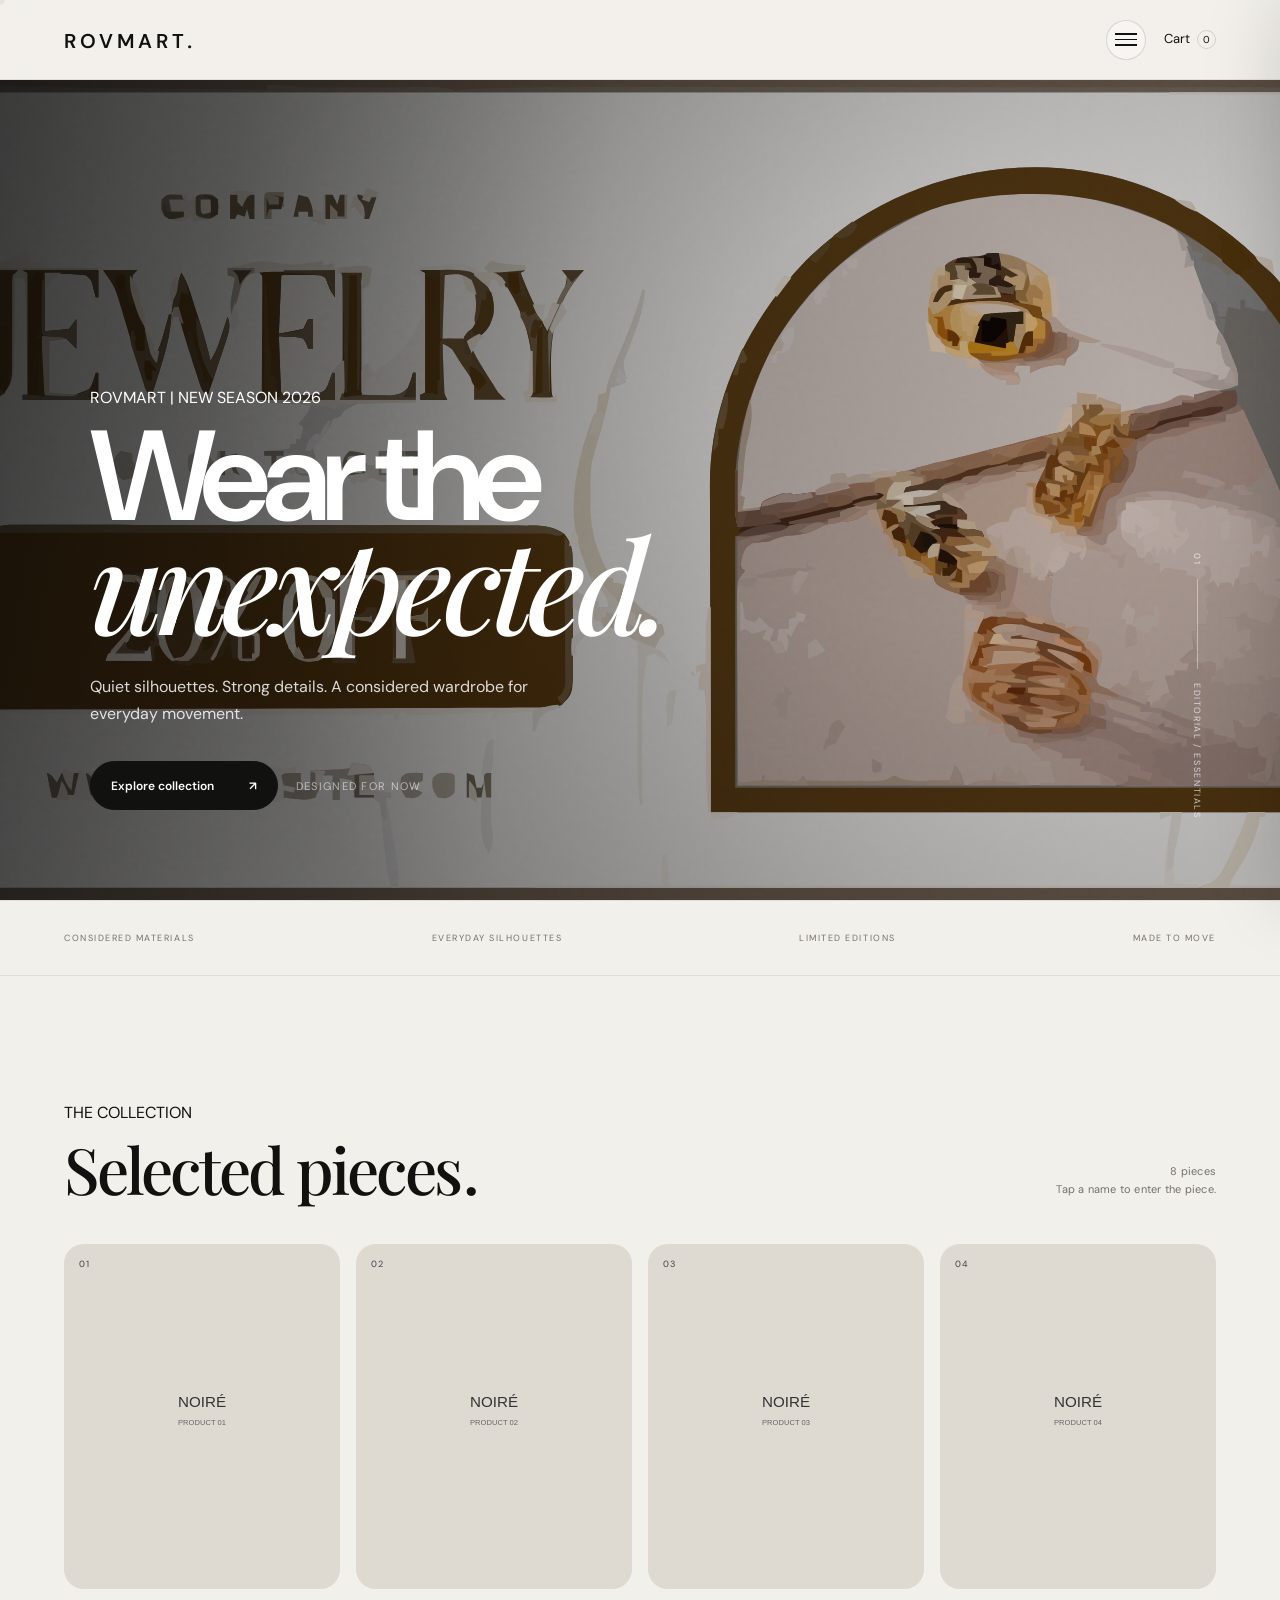
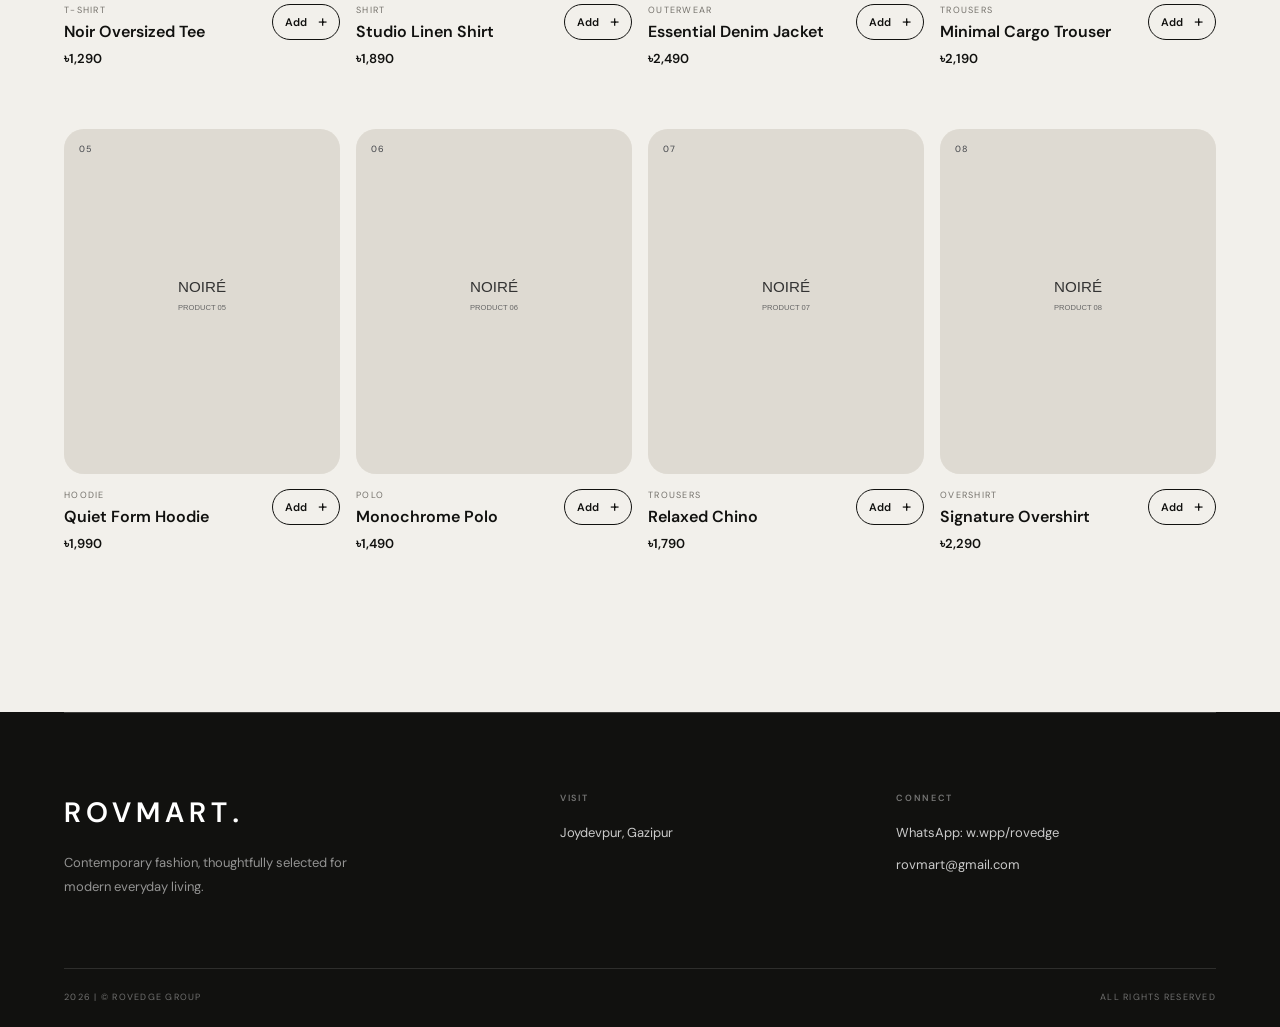
<file: index.html>
<!DOCTYPE html>
<html lang="en">
<head>
  <meta charset="UTF-8">
  <meta name="viewport" content="width=device-width, initial-scale=1.0">
  <meta name="description" content="Minimal editorial fashion store">
  <title>ROVMART — Fashion Store</title>
  <link rel="stylesheet" href="style.css">
</head>
<body>
 <header class="site-header">

  <a class="brand" href="index.html">
    ROVMART<span>.</span>
  </a>

  <div class="header-actions">

    <!-- CATEGORY MENU -->
    <button
      class="menu-toggle"
      id="menuToggle"
      type="button"
      aria-label="Open categories"
      aria-expanded="false"
      aria-controls="categoryMenu"
    >
      <span></span>
      <span></span>
      <span></span>
    </button>

    <!-- CART -->
    <button
      class="cart-link"
      id="cartLink"
      type="button"
      aria-label="Open cart"
    >
      Cart <span id="headerCartCount">0</span>
    </button>

  </div>

</header>


<!-- CATEGORY OVERLAY -->
<div
  id="categoryOverlay"
  class="category-overlay hidden">
</div>


<!-- CATEGORY SIDE MENU -->
<aside
  id="categoryMenu"
  class="category-menu"
  aria-hidden="true"
  aria-label="Product categories"
>

  <div class="category-menu-head">

    <div>
      <p class="eyebrow">
        BROWSE / COLLECTION
      </p>

      <h2>
        Categories<span>.</span>
      </h2>
    </div>

    <button
      class="icon-button"
      id="closeMenuBtn"
      type="button"
      aria-label="Close categories"
    >
      ×
    </button>

  </div>


  <!-- JavaScript will insert categories here -->
  <div
    id="categoryList"
    class="category-list">
  </div>

</aside>


  <main>
    <section class="hero">
      <div class="hero-noise" aria-hidden="true"></div>
      <div class="hero-content reveal">
        <p class="eyebrow">ROVMART | NEW SEASON 2026</p>
        <h1>Wear the<br><em>unexpected.</em></h1>
        <p class="hero-copy">Quiet silhouettes. Strong details. A considered wardrobe for everyday movement.</p>
        <div class="hero-actions">
          <a class="button button-dark" href="#shop">Explore collection <span>↗</span></a>
          <span class="hero-note">Designed for now</span>
        </div>
      </div>
      <div class="hero-side reveal" aria-hidden="true"><span>01</span><span class="hero-line"></span><span>EDITORIAL / ESSENTIALS</span></div>
    </section>
    <section class="brand-strip"><span>CONSIDERED MATERIALS</span><span>EVERYDAY SILHOUETTES</span><span>LIMITED EDITIONS</span><span>MADE TO MOVE</span></section>

    <section class="shop-section" id="shop">
      <div class="section-head reveal">
        <div><p class="eyebrow">THE COLLECTION</p><h2>Selected pieces<span>.</span></h2></div>
        <div class="section-side-note"><p id="productCount" class="muted"></p><p class="muted">Tap a name to enter the piece.</p></div>
      </div>
      <div id="productGrid" class="product-grid" aria-live="polite"></div>
    </section>
  </main>

  <div id="floatingCart" class="floating-cart hidden">
    <div>
      <strong><span id="floatingQuantity">0</span> item(s)</strong>
      <span class="floating-total" id="floatingTotal">৳0</span>
    </div>
    <button class="button button-light" id="confirmOrderBtn" type="button">Confirm order</button>
  </div>

  <div id="cartDrawer" class="drawer-backdrop hidden" aria-hidden="true">
    <aside class="drawer" role="dialog" aria-modal="true" aria-labelledby="cartTitle">
      <div class="drawer-head">
        <h2 id="cartTitle">Your cart</h2>
        <button class="icon-button" id="closeCartBtn" type="button" aria-label="Close cart">×</button>
      </div>
      <div id="cartItems" class="cart-items"></div>
      <div class="drawer-footer">
        <div class="summary-row"><span>Total</span><strong id="drawerTotal">৳0</strong></div>
        <button class="button button-dark full" id="drawerConfirmBtn" type="button">Confirm order</button>
      </div>
    </aside>
  </div>

  <div id="orderModal" class="modal-backdrop hidden" aria-hidden="true">
    <section class="order-modal" role="dialog" aria-modal="true" aria-labelledby="orderTitle">
      <button class="modal-close icon-button" id="closeOrderBtn" type="button" aria-label="Close order form">×</button>
      <div id="orderContent">
        <p class="eyebrow">CHECKOUT</p>
        <h2 id="orderTitle">Complete your order</h2>
        <div id="orderSummary" class="order-summary"></div>

        <form id="orderForm" novalidate>
          <div class="field">
            <label for="customerName">Full name *</label>
            <input id="customerName" name="customerName" autocomplete="name" required>
            <small class="error" id="customerNameError"></small>
          </div>
          <div class="field">
            <label for="phone">Phone number *</label>
            <input id="phone" name="phone" inputmode="tel" autocomplete="tel" placeholder="01XXXXXXXXX" required>
            <small class="error" id="phoneError"></small>
          </div>
          <div class="field">
            <label for="address">Delivery address *</label>
            <textarea id="address" name="address" rows="4" autocomplete="street-address" required></textarea>
            <small class="error" id="addressError"></small>
          </div>
          <div class="field">
            <label for="note">Additional note <span>(optional)</span></label>
            <textarea id="note" name="note" rows="2"></textarea>
          </div>
          <button class="button button-dark full" id="submitOrderBtn" type="submit">Submit order</button>
          <p id="formMessage" class="form-message" role="alert"></p>
        </form>
      </div>
    </section>
  </div>

  <div id="cursorDot" class="cursor-dot" aria-hidden="true"></div>


  <footer class="site-footer"> 
    <div class="footer-main"> 
    <div class="footer-brand"> 
    <a href="index.html" class="footer-logo">ROVMART<span>.</span></a> 
    <p> Contemporary fashion, thoughtfully selected for modern everyday living. </p> 
    </div> 
    <div class="footer-column"> <span class="footer-label">VISIT</span>
       <p>Joydevpur, Gazipur</p> </div> 
       <div class="footer-column"> <span class="footer-label">CONNECT</span> 
        <a href="https://w.wpp/rovedge" target="_blank" rel="noopener noreferrer"> WhatsApp: w.wpp/rovedge </a> 
        <a href="mailto:rovmart@gmail.com"> rovmart@gmail.com </a> </div> </div> 
        <div class="footer-bottom"> <span>2026 | © Rovedge Group</span> 
          <span>ALL RIGHTS RESERVED</span> </div> 
  </footer>

  <script src="config.js"></script>
  <script src="products.js"></script>
  <script src="cart.js"></script>
  <script src="order.js"></script>
  <script src="app.js"></script>
</body>
</html>
</file>
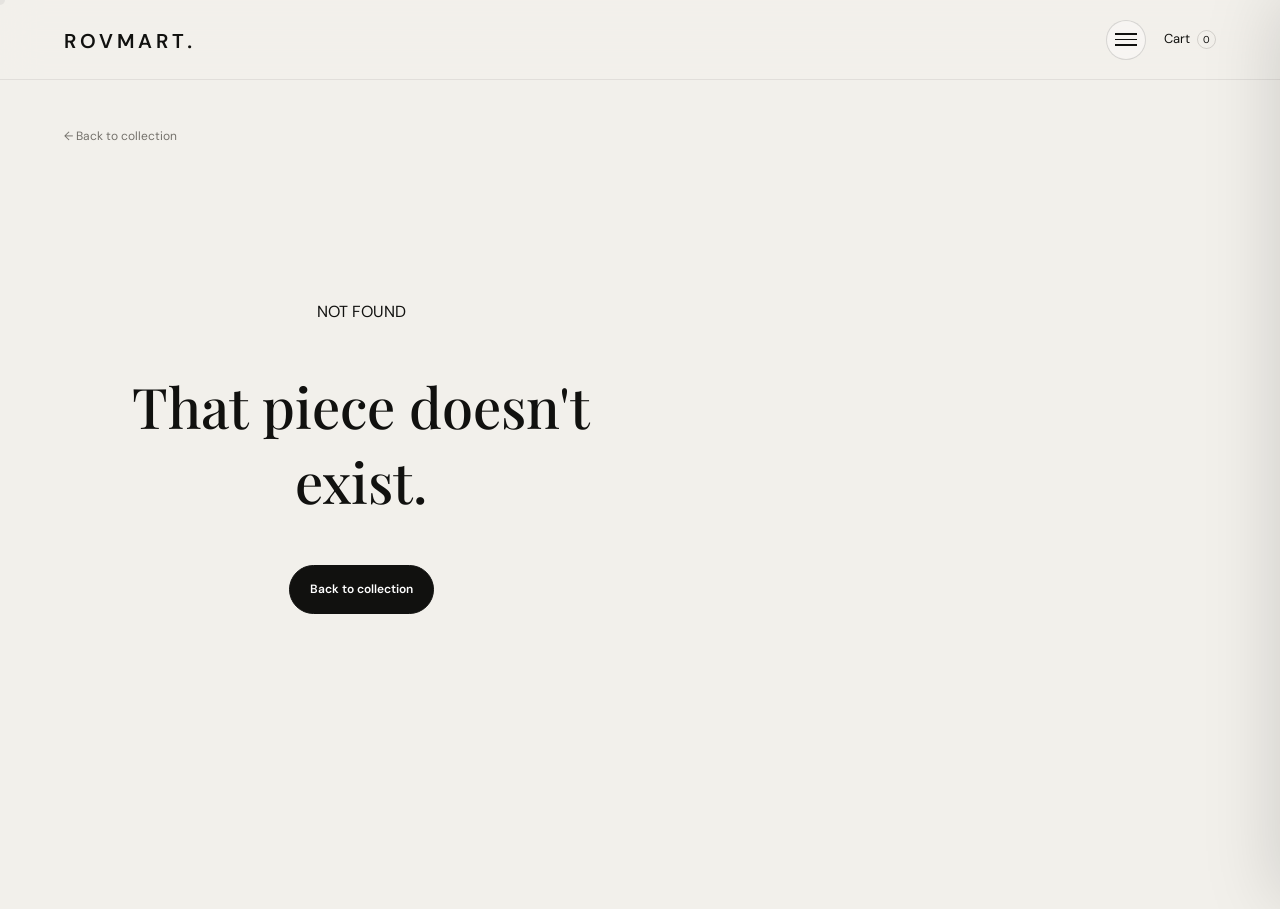
<file: product.html>
<!DOCTYPE html>
<html lang="en">
<head>
  <meta charset="UTF-8">
  <meta name="viewport" content="width=device-width, initial-scale=1.0">
  <meta name="description" content="Product details">
  <title>Product — ROVMART </title>
  <link rel="stylesheet" href="style.css">
</head>
<body>
  <header class="site-header">

  <a class="brand" href="index.html">
    ROVMART<span>.</span>
  </a>

  <div class="header-actions">

    <button
      class="menu-toggle"
      id="menuToggle"
      type="button"
      aria-label="Open categories"
      aria-expanded="false"
      aria-controls="categoryMenu"
    >
      <span></span>
      <span></span>
      <span></span>
    </button>

    <button
      class="cart-link"
      id="cartLink"
      type="button"
      aria-label="Open cart"
    >
      Cart <span id="headerCartCount">0</span>
    </button>

  </div>

</header>

<div
  id="categoryOverlay"
  class="category-overlay hidden">
</div>

<aside
  id="categoryMenu"
  class="category-menu"
  aria-hidden="true"
  aria-label="Product categories"
>

  <div class="category-menu-head">

    <div>
      <p class="eyebrow">
        BROWSE / COLLECTION
      </p>

      <h2>
        Categories<span>.</span>
      </h2>
    </div>

    <button
      class="icon-button"
      id="closeMenuBtn"
      type="button"
      aria-label="Close categories"
    >
      ×
    </button>

  </div>

  <div
    id="categoryList"
    class="category-list">
  </div>

</aside>

  <main class="detail-page">
    <a class="back-link" href="index.html#shop">← Back to collection</a>
    <section id="productDetail" class="product-detail reveal"></section>
  </main>
  <div id="cursorDot" class="cursor-dot" aria-hidden="true"></div>

  <div id="floatingCart" class="floating-cart hidden">
    <div>
      <strong><span id="floatingQuantity">0</span> item(s)</strong>
      <span class="floating-total" id="floatingTotal">৳0</span>
    </div>
    <button class="button button-light" id="confirmOrderBtn" type="button">Confirm order</button>
  </div>

  <div id="cartDrawer" class="drawer-backdrop hidden" aria-hidden="true">
    <aside class="drawer" role="dialog" aria-modal="true" aria-labelledby="cartTitle">
      <div class="drawer-head">
        <h2 id="cartTitle">Your cart</h2>
        <button class="icon-button" id="closeCartBtn" type="button">×</button>
      </div>
      <div id="cartItems" class="cart-items"></div>
      <div class="drawer-footer">
        <div class="summary-row"><span>Total</span><strong id="drawerTotal">৳0</strong></div>
        <button class="button button-dark full" id="drawerConfirmBtn" type="button">Confirm order</button>
      </div>
    </aside>
  </div>

  <div id="orderModal" class="modal-backdrop hidden" aria-hidden="true">
    <section class="order-modal" role="dialog" aria-modal="true" aria-labelledby="orderTitle">
      <button class="modal-close icon-button" id="closeOrderBtn" type="button">×</button>
      <div id="orderContent">
        <p class="eyebrow">CHECKOUT</p>
        <h2 id="orderTitle">Complete your order</h2>
        <div id="orderSummary" class="order-summary"></div>
        <form id="orderForm" novalidate>
          <div class="field">
            <label for="customerName">Full name *</label>
            <input id="customerName" name="customerName" autocomplete="name" required>
            <small class="error" id="customerNameError"></small>
          </div>
          <div class="field">
            <label for="phone">Phone number *</label>
            <input id="phone" name="phone" inputmode="tel" autocomplete="tel" placeholder="01XXXXXXXXX" required>
            <small class="error" id="phoneError"></small>
          </div>
          <div class="field">
            <label for="address">Delivery address *</label>
            <textarea id="address" name="address" rows="4" autocomplete="street-address" required></textarea>
            <small class="error" id="addressError"></small>
          </div>
          <div class="field">
            <label for="note">Additional note <span>(optional)</span></label>
            <textarea id="note" name="note" rows="2"></textarea>
          </div>
          <button class="button button-dark full" id="submitOrderBtn" type="submit">Submit order</button>
          <p id="formMessage" class="form-message" role="alert"></p>
        </form>
      </div>
    </section>
  </div>

  <script src="config.js"></script>
  <script src="products.js"></script>
  <script src="cart.js"></script>
  <script src="order.js"></script>
  <script src="app.js"></script>
  <script>
    document.addEventListener("DOMContentLoaded", () => {
      renderProductDetail();
    });
  </script>
</body>
</html>
</file>
<file: style.css>
@import url('https://fonts.googleapis.com/css2?family=DM+Sans:wght@400;500;600&family=Playfair+Display:ital,wght@0,500;0,600;1,500;1,600&display=swap');
:root{--ink:#11110f;--paper:#f2f0eb;--paper2:#e9e6de;--muted:#74716b;--line:rgba(17,17,15,.14);--soft:rgba(17,17,15,.08);--danger:#aa2b21;--max:1440px;--radius:20px;--ease:cubic-bezier(.2,.75,.25,1)}
*{box-sizing:border-box}html{scroll-behavior:smooth}body{margin:0;color:var(--ink);background:var(--paper);font-family:"DM Sans",Arial,sans-serif;overflow-x:hidden}body.no-scroll{overflow:hidden}a{color:inherit;text-decoration:none}button,input,textarea{font:inherit}button{cursor:pointer}button:disabled{cursor:not-allowed;opacity:.5}img{max-width:100%}
.site-header{position:sticky;top:0;z-index:40;height:80px;padding:0 5vw;display:flex;align-items:center;justify-content:space-between;background:rgba(242,240,235,.78);backdrop-filter:blur(18px);border-bottom:1px solid var(--soft)}.brand{font-size:20px;font-weight:600;letter-spacing:.18em;transition:opacity .2s}.brand:hover{opacity:.65}.brand span{font-family:"Playfair Display",serif}nav{display:flex;gap:30px;align-items:center}nav a,.cart-link{position:relative;border:0;padding:7px 0;background:none;color:var(--ink);font-size:13px}nav a:after,.cart-link:after{content:"";position:absolute;left:0;right:0;bottom:1px;height:1px;background:currentColor;transform:scaleX(0);transform-origin:right;transition:transform .35s var(--ease)}nav a:hover:after,.cart-link:hover:after{transform:scaleX(1);transform-origin:left}.cart-link span{display:inline-grid;place-items:center;min-width:19px;height:19px;margin-left:4px;border:1px solid var(--line);border-radius:999px;font-size:10px}
.hero{position:relative;
        min-height:calc(100vh - 80px);
        padding:10vh 7vw;display:flex;
        align-items:flex-end;color:#fff;
        overflow:hidden;isolation:isolate;
        background:linear-gradient(100deg,rgba(8,8,8,.72),rgba(8,8,8,.36) 44%,rgba(8,8,8,.12)),
        url("assets/products/banner.svg") center/cover no-repeat}
        .hero:after{content:"";position:absolute;inset:0;background:radial-gradient(circle at 72% 40%,transparent 0 20%,rgba(0,0,0,.24) 70%);z-index:-1}
        .hero-noise{position:absolute;inset:0;pointer-events:none;opacity:.1;background-image:url("data:image/svg+xml,%3Csvg xmlns='http://www.w3.org/2000/svg' viewBox='0 0 160 160'%3E%3Cfilter id='n'%3E%3CfeTurbulence type='fractalNoise' baseFrequency='.8' numOctaves='3'/%3E%3C/filter%3E%3Crect width='100%25' height='100%25' filter='url(%23n)' opacity='.5'/%3E%3C/svg%3E");mix-blend-mode:overlay;z-index:-1}.hero-content{max-width:800px}.hero h1{margin:17px 0 28px;font-size:clamp(60px,10vw,150px);line-height:.82;letter-spacing:-.065em;font-weight:600}.hero h1 em{font-family:"Playfair Display",serif;font-weight:500}.hero-copy{max-width:470px;line-height:1.7;margin:0 0 34px;color:rgba(255,255,255,.84)}.hero-actions{display:flex;align-items:center;gap:18px}.hero-note{font-size:11px;letter-spacing:.12em;text-transform:uppercase;color:rgba(255,255,255,.58)}.hero-actions .button span{margin-left:28px}.hero-side{position:absolute;right:6vw;bottom:9vh;display:flex;align-items:center;gap:14px;font-size:9px;letter-spacing:.18em;writing-mode:vertical-rl;text-transform:uppercase;color:rgba(255,255,255,.7)}.hero-line{width:1px;height:90px;background:rgba(255,255,255,.4)}
.brand-strip{min-height:76px;padding:0 5vw;display:flex;justify-content:space-between;align-items:center;gap:24px;border-bottom:1px solid var(--soft);border-top:1px solid var(--soft);color:var(--muted);font-size:9px;letter-spacing:.17em;text-transform:uppercase;overflow:hidden}.brand-strip span{white-space:nowrap}
.button{border:1px solid var(--ink);min-height:49px;padding:0 20px;display:inline-flex;align-items:center;justify-content:center;gap:7px;border-radius:999px;font-weight:600;font-size:12px;transition:transform .25s var(--ease),background .25s,color .25s,box-shadow .25s}.button:hover{transform:translateY(-3px);box-shadow:0 11px 25px rgba(0,0,0,.08)}.button:active{transform:translateY(-1px)}.button-dark{color:#fff;background:var(--ink)}.button-light{color:var(--ink);background:#fff;border-color:#fff}.button-outline{color:var(--ink);background:transparent}.button-small{min-height:36px;padding:0 12px;font-size:11px}.button-small b{font-size:17px;line-height:1;margin-left:4px;font-weight:400}.button.full{width:100%}
.shop-section{max-width:var(--max);margin:auto;padding:110px 5vw 160px}.section-head{display:flex;justify-content:space-between;align-items:end;margin-bottom:44px}.section-head h2{margin:10px 0 0;font:500 clamp(40px,5vw,74px)/.95 "Playfair Display",serif;letter-spacing:-.045em}.section-head h2 span{margin-left:3px}.section-side-note{text-align:right}.muted{color:var(--muted);font-size:11px;letter-spacing:.02em;margin:0 0 4px}.product-grid{display:grid;grid-template-columns:repeat(4,minmax(0,1fr));gap:62px 16px}.product-card{min-width:0}.product-image-wrap{position:relative;display:block;aspect-ratio:4/5;overflow:hidden;background:var(--paper2);border-radius:var(--radius);transform:translateZ(0)}.product-image-wrap img{width:100%;height:100%;display:block;object-fit:cover;transition:transform .75s var(--ease),filter .5s;will-change:transform}.product-card:hover .product-image-wrap img{filter:contrast(1.03)}.product-index,.detail-index{position:absolute;z-index:2;top:14px;left:15px;font-size:9px;letter-spacing:.14em;color:rgba(255,255,255,.84);mix-blend-mode:difference}.image-hover-label{position:absolute;z-index:2;left:16px;bottom:16px;padding:9px 12px;border:1px solid rgba(255,255,255,.55);border-radius:999px;backdrop-filter:blur(7px);color:#fff;background:rgba(0,0,0,.17);font-size:10px;letter-spacing:.06em;opacity:0;transform:translateY(8px);transition:opacity .35s var(--ease),transform .35s var(--ease)}.product-card:hover .image-hover-label{opacity:1;transform:translateY(0)}.image-hover-label b{margin-left:8px;font-weight:400}.zoom-lens{position:absolute;width:82px;height:82px;transform:translate(-50%,-50%);border:1px solid rgba(255,255,255,.7);border-radius:50%;pointer-events:none;opacity:0;transition:opacity .1s;box-shadow:0 9px 30px rgba(0,0,0,.16)}.zoom-lens.active{opacity:1}.product-card-info{display:flex;justify-content:space-between;align-items:flex-start;gap:12px;padding-top:15px}.product-copy{min-width:0}.product-category{display:block;margin-bottom:6px;font-size:9px;color:var(--muted);letter-spacing:.14em;text-transform:uppercase}.product-title{display:block;font-size:16px;line-height:1.2;font-weight:600;overflow-wrap:anywhere;transition:opacity .2s}.product-title:hover{opacity:.58}.product-price{display:block;margin-top:9px;font-size:13px;font-weight:600}
.floating-cart{position:fixed;z-index:60;left:50%;bottom:18px;transform:translateX(-50%);width:min(690px,calc(100% - 28px));padding:10px 12px 10px 20px;border-radius:999px;display:flex;justify-content:space-between;align-items:center;gap:15px;color:#fff;background:rgba(17,17,15,.94);backdrop-filter:blur(20px);box-shadow:0 18px 55px rgba(0,0,0,.23);animation:cartRise .45s var(--ease)}@keyframes cartRise{from{opacity:0;transform:translate(-50%,18px)}to{opacity:1;transform:translate(-50%,0)}}.floating-cart>div{display:flex;align-items:baseline;gap:10px}.floating-total{color:#ccc;font-size:12px}
.drawer-backdrop,.modal-backdrop{position:fixed;inset:0;z-index:70;background:rgba(0,0,0,.47);backdrop-filter:blur(6px);display:flex;justify-content:flex-end}.drawer{width:min(500px,100%);height:100%;padding:28px;background:var(--paper);display:flex;flex-direction:column;animation:slideIn .35s var(--ease)}@keyframes slideIn{from{transform:translateX(100%)}to{transform:translateX(0)}}.drawer-head{display:flex;justify-content:space-between;align-items:center;padding-bottom:18px;border-bottom:1px solid var(--line)}.drawer-head h2,.order-modal h2{font:500 36px/1 "Playfair Display",serif;margin:0;letter-spacing:-.03em}.icon-button{width:40px;height:40px;border:0;background:transparent;font-size:28px;line-height:1;transition:transform .2s}.icon-button:hover{transform:rotate(5deg) scale(1.06)}.cart-items{overflow:auto;flex:1;padding:7px 0}.cart-item{display:flex;gap:14px;padding:16px 0;border-bottom:1px solid var(--line)}.cart-item img{width:82px;height:102px;object-fit:cover;border-radius:12px;background:var(--paper2)}.cart-item-info{flex:1}.cart-item-info>a{display:block;font-weight:600;margin-bottom:4px}.cart-item-info>span{color:var(--muted);font-size:12px}.quantity-controls{display:flex;align-items:center;gap:9px;margin-top:12px}.quantity-controls button:not(.remove-button){width:28px;height:28px;border:1px solid var(--line);border-radius:50%;background:#fff;transition:transform .2s}.quantity-controls button:hover{transform:scale(1.05)}.remove-button{border:0;background:transparent;color:var(--muted);font-size:10px;margin-left:auto}.drawer-footer{border-top:1px solid var(--line);padding-top:15px}.summary-row{display:flex;justify-content:space-between;align-items:center;padding:13px 0}.summary-row strong{font-size:18px}
.modal-backdrop{align-items:center;justify-content:center;padding:18px}.order-modal{position:relative;width:min(780px,100%);max-height:min(900px,94vh);overflow:auto;background:var(--paper);border-radius:26px;padding:45px;box-shadow:0 35px 90px rgba(0,0,0,.2);animation:modalRise .3s var(--ease)}@keyframes modalRise{from{opacity:0;transform:translateY(18px) scale(.985)}to{opacity:1;transform:none}}.modal-close{position:absolute;right:15px;top:15px}.order-modal h2{margin:9px 0 28px}.order-summary{border-top:1px solid var(--line);border-bottom:1px solid var(--line);margin-bottom:25px}.summary-product{display:grid;grid-template-columns:52px 1fr auto;gap:12px;align-items:center;padding:12px 0;border-bottom:1px solid var(--line)}.summary-product img{width:52px;height:62px;object-fit:cover;border-radius:9px;background:var(--paper2)}.summary-product span{display:block;color:var(--muted);font-size:11px;margin-top:3px}.total-row{border-top:0}.field{margin:17px 0}.field label{display:block;font-size:12px;font-weight:600;margin-bottom:7px}.field label span{color:var(--muted);font-weight:400}.field input,.field textarea{width:100%;border:1px solid var(--line);background:#fff;border-radius:12px;padding:13px 14px;outline:none;transition:border .2s,box-shadow .2s}.field input:focus,.field textarea:focus{border-color:var(--ink);box-shadow:0 0 0 4px rgba(17,17,15,.05)}.field .invalid{border-color:var(--danger)}.error{color:var(--danger);display:block;min-height:15px;margin-top:5px;font-size:10px}.form-message{min-height:18px;text-align:center;font-size:12px}.error-message{color:var(--danger)}
.detail-page{max-width:var(--max);margin:auto;padding:42px 5vw 160px}.back-link{display:inline-flex;padding:6px 0;color:var(--muted);font-size:12px;transition:transform .25s var(--ease),color .2s}.back-link:hover{transform:translateX(-4px);color:var(--ink)}.product-detail{display:grid;grid-template-columns:minmax(0,1.12fr) minmax(320px,.88fr);gap:clamp(35px,7vw,110px);align-items:start}.detail-media-column{min-width:0}.detail-image{position:relative;aspect-ratio:4/5;background:var(--paper2);border-radius:24px;overflow:hidden}.detail-image img{width:100%;height:100%;display:block;object-fit:cover;transition:transform .16s ease-out;will-change:transform}.media-caption{margin:12px 0 0;color:var(--muted);text-align:right;font-size:9px;letter-spacing:.12em;text-transform:uppercase}.detail-copy{padding-top:5vw}.detail-copy h1{margin:10px 0 18px;font:500 clamp(47px,5.7vw,84px)/.92 "Playfair Display",serif;letter-spacing:-.05em}.detail-copy h1 span{margin-left:2px}.price-line{display:flex;gap:12px;align-items:center;margin-bottom:28px}.price-line strong{font-size:20px}.price-line del{color:var(--muted);font-size:13px}.detail-description{line-height:1.75;color:#484640;max-width:520px;font-size:14px}.detail-list{padding:0;list-style:none;margin:30px 0;border-top:1px solid var(--line)}.detail-list li{padding:11px 0;border-bottom:1px solid var(--line);font-size:12px}.detail-list li:before{content:"— "}.purchase-row{display:flex;gap:10px;align-items:center}.quantity-selector{display:flex;align-items:center;border:1px solid var(--line);border-radius:999px;height:49px;padding:0 8px;background:rgba(255,255,255,.45)}.quantity-selector span{font-size:11px;margin:0 8px;color:var(--muted)}.quantity-selector button{border:0;background:none;width:28px;height:30px}.quantity-selector input{width:30px;border:0;text-align:center;background:transparent;outline:0}.availability{font-size:10px;color:var(--muted);margin-top:13px;letter-spacing:.12em;text-transform:uppercase}.not-found{padding:15vh 0;text-align:center}.not-found h1{font:500 56px "Playfair Display",serif}
.success-screen{text-align:center;padding:40px 10px 15px}.success-mark{width:70px;height:70px;display:grid;place-items:center;margin:0 auto 20px;border:1px solid var(--ink);border-radius:50%;font-size:30px}.success-screen h2{margin:8px 0 10px}.success-screen>p:not(.eyebrow){color:var(--muted)}.order-id-box{margin:28px auto;padding:17px;max-width:360px;border:1px solid var(--line);border-radius:12px;background:rgba(255,255,255,.35)}.order-id-box span{display:block;color:var(--muted);font-size:9px;text-transform:uppercase;letter-spacing:.14em}.order-id-box strong{display:block;margin-top:6px;font-size:17px;letter-spacing:.05em}
.reveal{opacity:0;transform:translateY(20px);transition:opacity .8s var(--ease),transform .8s var(--ease);transition-delay:var(--delay,0ms)}.reveal.is-visible{opacity:1;transform:none}.cursor-dot{position:fixed;top:0;left:0;z-index:200;width:10px;height:10px;margin:-5px 0 0 -5px;border-radius:50%;pointer-events:none;background:var(--ink);mix-blend-mode:difference;opacity:.75;transition:width .25s var(--ease),height .25s var(--ease),margin .25s var(--ease),opacity .25s}.cursor-dot.cursor-active{width:34px;height:34px;margin:-17px 0 0 -17px;opacity:.55}.empty-state{text-align:center;color:var(--muted);padding:60px 10px}.toast{position:fixed;z-index:100;left:50%;bottom:88px;transform:translate(-50%,15px);opacity:0;background:var(--ink);color:#fff;padding:12px 18px;border-radius:999px;font-size:12px;box-shadow:0 10px 35px rgba(0,0,0,.18);transition:.25s var(--ease)}.toast.show{transform:translate(-50%,0);opacity:1}.hidden{display:none!important}
@media(max-width:1050px){.product-grid{grid-template-columns:repeat(3,minmax(0,1fr))}}
@media(max-width:760px){.site-header{height:68px;padding:0 20px}.hero{min-height:calc(88vh - 68px);padding:70px 24px 56px}.hero h1{font-size:clamp(58px,16vw,92px)}.hero-side{display:none}.hero-actions{align-items:flex-start;flex-direction:column;gap:14px}.hero-note{margin-left:2px}.brand-strip{overflow:auto;justify-content:flex-start;padding:0 20px;gap:38px}.shop-section{padding:74px 20px 120px}.section-head{align-items:flex-start;gap:24px}.section-side-note{text-align:left;padding-top:4px}.product-grid{grid-template-columns:repeat(2,minmax(0,1fr));gap:37px 10px}.product-image-wrap{border-radius:15px}.product-card-info{display:block}.product-card-info .button{margin-top:12px;width:100%}.image-hover-label{display:none}.floating-cart{padding-left:15px}.floating-cart .button{min-height:42px;padding:0 16px}.order-modal{padding:34px 20px 25px}.product-detail{grid-template-columns:1fr;gap:25px}.detail-copy{padding-top:0}.detail-copy h1{font-size:52px}.purchase-row{flex-direction:column;align-items:stretch}.quantity-selector{justify-content:center}.detail-image{border-radius:17px}}
@media(max-width:430px){.product-title{font-size:14px}.hero h1{font-size:59px}.floating-cart>div{flex-direction:column;gap:1px}}
@media(pointer:coarse){.cursor-dot{display:none}}
@media(prefers-reduced-motion:reduce){*,*:before,*:after{scroll-behavior:auto!important;animation-duration:.01ms!important;animation-iteration-count:1!important;transition-duration:.01ms!important}}


/* =========================================
   CATEGORY MENU
========================================= */

.header-actions {
  display: flex;
  align-items: center;
  gap: 18px;
}


/* -------------------------
   THREE LINE BUTTON
------------------------- */

.menu-toggle {
  width: 40px;
  height: 40px;

  padding: 9px 8px;

  border: 1px solid var(--line);
  border-radius: 50%;

  background: rgba(255,255,255,.35);

  display: flex;
  flex-direction: column;
  justify-content: center;

  gap: 4px;

  cursor: pointer;

  transition:
    background .25s ease,
    transform .25s ease,
    border-color .25s ease;
}

.menu-toggle span {
  display: block;

  width: 100%;
  height: 1.5px;

  background: var(--ink);

  transform-origin: center;

  transition:
    transform .3s ease,
    opacity .2s ease,
    background .2s ease;
}

.menu-toggle:hover {
  transform: translateY(-2px);
}


/* -------------------------
   ANIMATED X
------------------------- */

.menu-toggle.active {
  background: var(--ink);
  border-color: var(--ink);
}

.menu-toggle.active span {
  background: white;
}

.menu-toggle.active span:nth-child(1) {
  transform: translateY(5.5px) rotate(45deg);
}

.menu-toggle.active span:nth-child(2) {
  opacity: 0;
}

.menu-toggle.active span:nth-child(3) {
  transform: translateY(-5.5px) rotate(-45deg);
}


/* -------------------------
   DARK OVERLAY
------------------------- */

.category-overlay {
  position: fixed;

  inset: 0;

  z-index: 90;

  background: rgba(0,0,0,.42);

  backdrop-filter: blur(5px);
}


/* -------------------------
   SIDE MENU
------------------------- */

.category-menu {
  position: fixed;

  top: 0;
  right: 0;

  z-index: 100;

  width: min(430px, 92vw);

  height: 100vh;
  height: 100dvh;

  padding: 30px;

  background: var(--paper);

  border-left: 1px solid var(--line);

  box-shadow:
    -25px 0 70px rgba(0,0,0,.15);

  overflow-y: auto;

  transform: translateX(105%);

  transition:
    transform .42s cubic-bezier(.2,.75,.25,1);
}

.category-menu.open {
  transform: translateX(0);
}


/* -------------------------
   MENU HEADER
------------------------- */

.category-menu-head {
  display: flex;

  justify-content: space-between;
  align-items: flex-start;

  gap: 20px;

  padding-bottom: 25px;

  border-bottom: 1px solid var(--line);
}

.category-menu-head h2 {
  margin: 8px 0 0;

  font-family: "Playfair Display", serif;

  font-size: 45px;

  font-weight: 500;

  line-height: .95;

  letter-spacing: -.04em;
}


/* -------------------------
   CATEGORY LIST
------------------------- */

.category-list {
  padding: 10px 0 30px;
}

.category-item {
  width: 100%;

  min-height: 60px;

  display: grid;

  grid-template-columns:
    35px
    1fr
    25px;

  align-items: center;

  gap: 12px;

  padding: 17px 4px;

  border: 0;

  border-bottom: 1px solid var(--soft-line);

  background: transparent;

  color: var(--ink);

  text-align: left;

  font-family: inherit;

  font-size: 14px;

  cursor: pointer;

  transition:
    padding .28s ease,
    background .2s ease;
}

.category-item:hover,
.category-item.active {
  padding-left: 12px;

  background: rgba(255,255,255,.45);
}

.category-number {
  color: var(--muted);

  font-size: 9px;

  letter-spacing: .12em;
}

.category-arrow {
  justify-self: end;

  opacity: .45;

  transition:
    transform .25s ease,
    opacity .2s ease;
}

.category-item:hover .category-arrow,
.category-item.active .category-arrow {
  transform: translate(3px,-3px);

  opacity: 1;
}

.category-item.active
.category-item-name {
  font-weight: 600;
}


/* -------------------------
   NO PRODUCTS
------------------------- */

.empty-category {
  grid-column: 1 / -1;

  padding: 80px 20px;

  text-align: center;
}

.empty-category h3 {
  margin-top: 10px;

  font-family: "Playfair Display", serif;

  font-size: 32px;

  font-weight: 500;
}


/* -------------------------
   MOBILE
------------------------- */

@media (max-width: 760px) {

  .header-actions {
    gap: 11px;
  }

  .menu-toggle {
    width: 38px;
    height: 38px;
  }

  .category-menu {
    width: 100%;

    max-width: none;

    padding:
      24px
      20px;
  }

  .category-menu-head h2 {
    font-size: 40px;
  }

  .category-item {
    min-height: 62px;

    padding:
      18px
      4px;

    font-size: 15px;
  }

}


.site-footer { position: relative; background: #11110f; color: #f3f1ec; padding: 80px 5vw 24px; overflow: hidden; } 
.site-footer::before { content: ""; position: absolute; top: 0; left: 5vw; right: 5vw; height: 1px; background: rgba(255,255,255,.18); } 
.footer-main { max-width: 1440px; margin: 0 auto; display: grid; grid-template-columns: 1.6fr 1fr 1.2fr; gap: 70px; padding-bottom: 70px; } 
.footer-brand { max-width: 360px; } .footer-logo { display: inline-block; font-size: 28px; font-weight: 600; letter-spacing: .18em; color: #fff; transition: opacity .25s ease; } 
.footer-logo span { font-family: "Playfair Display", serif; } 
.footer-logo:hover { opacity: .65; } 
.footer-brand p { margin: 20px 0 0; max-width: 300px; color: rgba(255,255,255,.55); font-size: 13px; line-height: 1.8; } 
.footer-column { display: flex; flex-direction: column; align-items: flex-start; } 
.footer-label { display: block; margin-bottom: 18px; color: rgba(255,255,255,.42); font-size: 9px; font-weight: 600; letter-spacing: .18em; text-transform: uppercase; } 
.footer-column p, .footer-column a { margin: 0 0 10px; color: rgba(255,255,255,.78); font-size: 13px; line-height: 1.7; } 
.footer-column a { position: relative; transition: color .25s ease; } 
.footer-column a::after { content: ""; position: absolute; left: 0; right: 0; bottom: 2px; height: 1px; background: currentColor; transform: scaleX(0); transform-origin: right; transition: transform .35s cubic-bezier(.2,.75,.25,1); } 
.footer-column a:hover { color: #fff; } 
.footer-column a:hover::after { transform: scaleX(1); transform-origin: left; } 
.footer-bottom { max-width: 1440px; margin: 0 auto; padding-top: 22px; border-top: 1px solid rgba(255,255,255,.12); display: flex; justify-content: space-between; align-items: center; gap: 20px; color: rgba(255,255,255,.4); font-size: 9px; letter-spacing: .14em; text-transform: uppercase; } /* Mobile */ @media (max-width: 760px) { 
    .site-footer { padding: 65px 20px 22px; } 
    .site-footer::before { left: 20px; right: 20px; } 
    .footer-main { grid-template-columns: 1fr; gap: 42px; padding-bottom: 45px; } 
    .footer-brand { max-width: 100%; } 
    .footer-logo { font-size: 24px; } 
    .footer-brand p { max-width: 330px; } 
    .footer-bottom { align-items: flex-start; flex-direction: column; gap: 9px; } }
</file>
